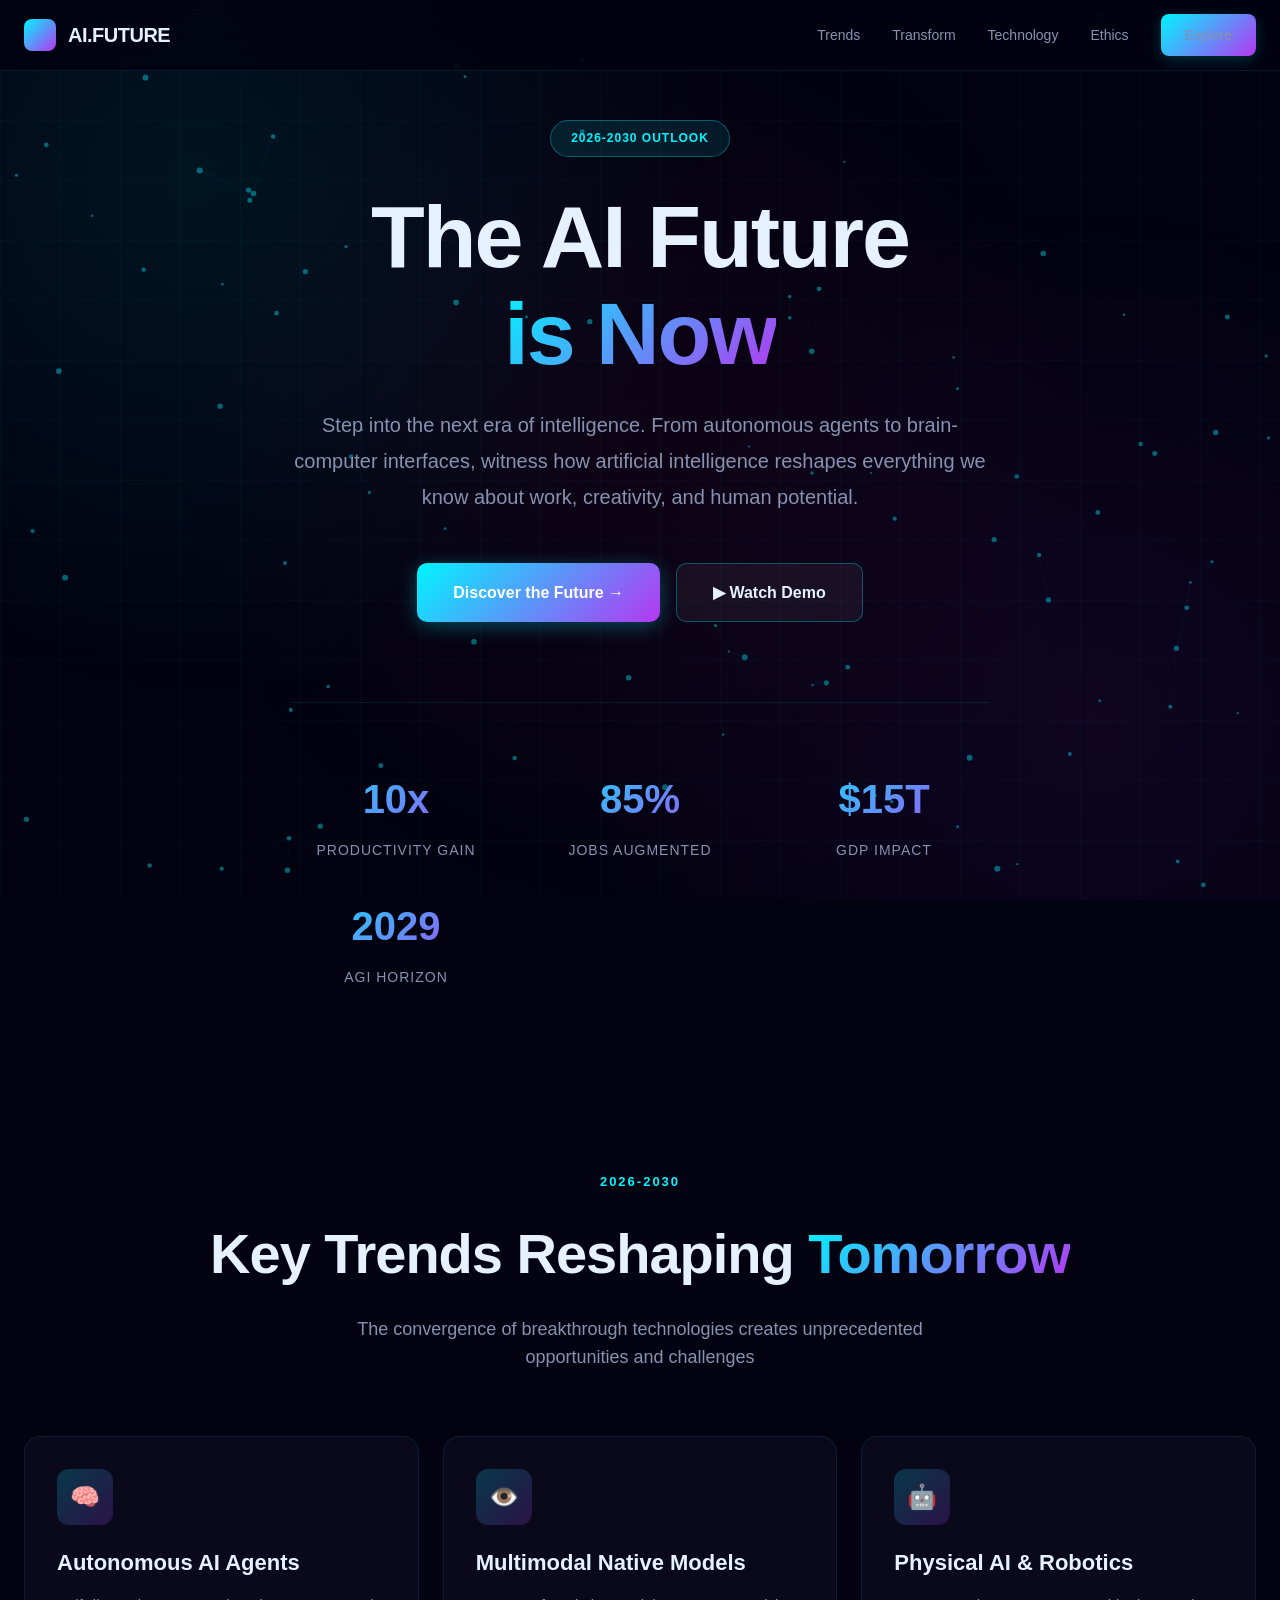
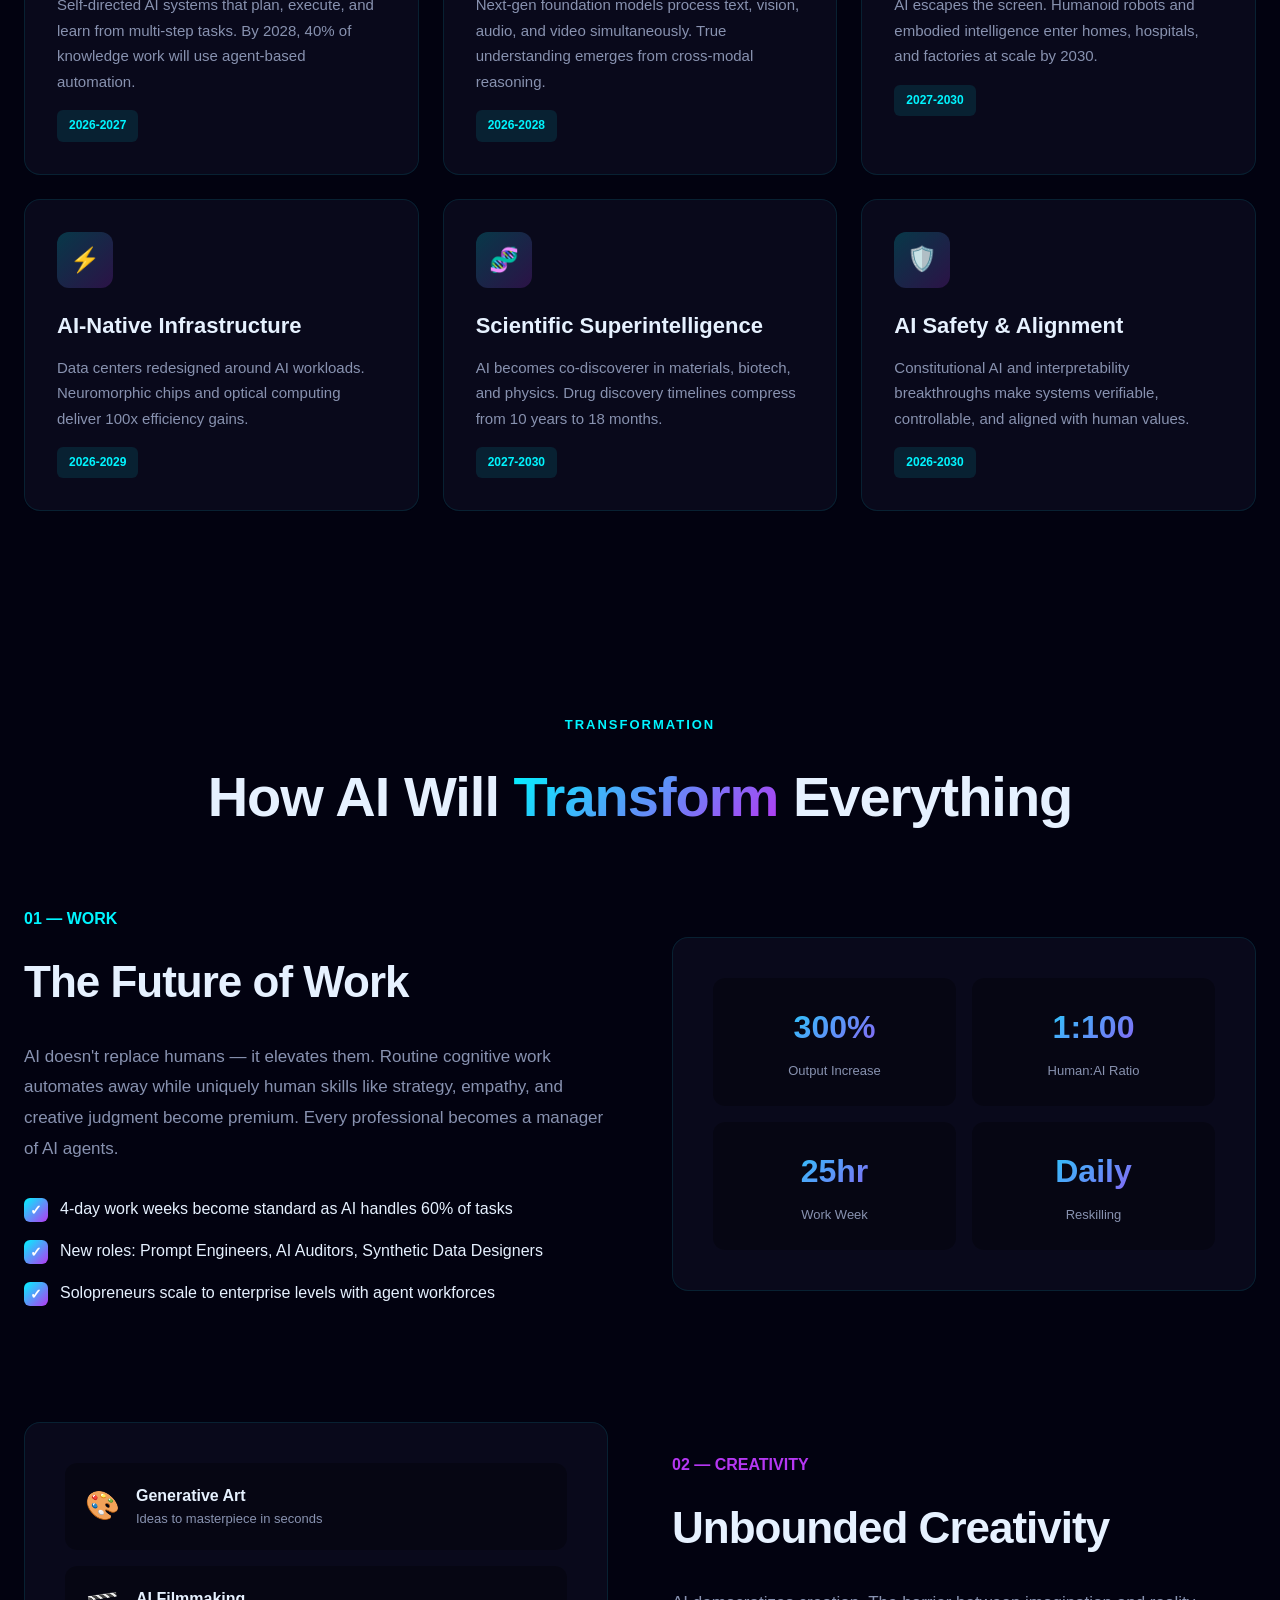
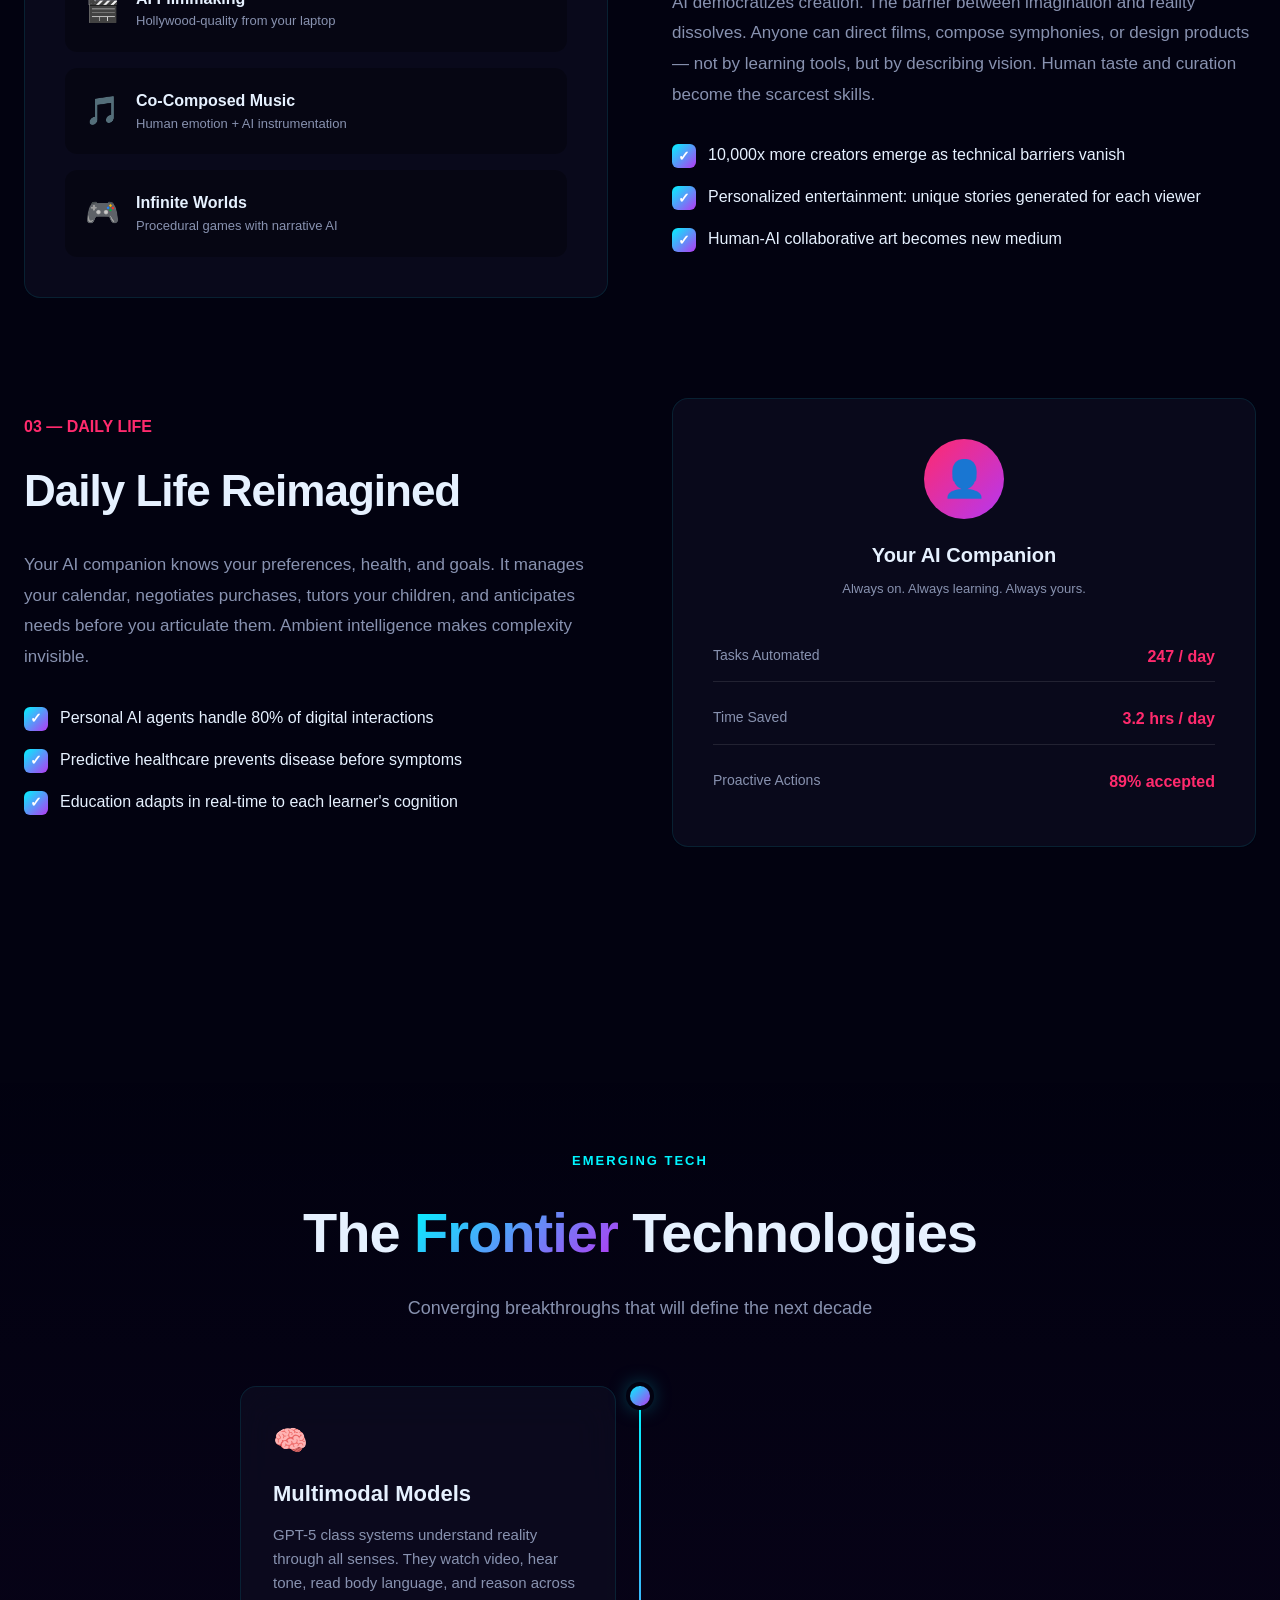
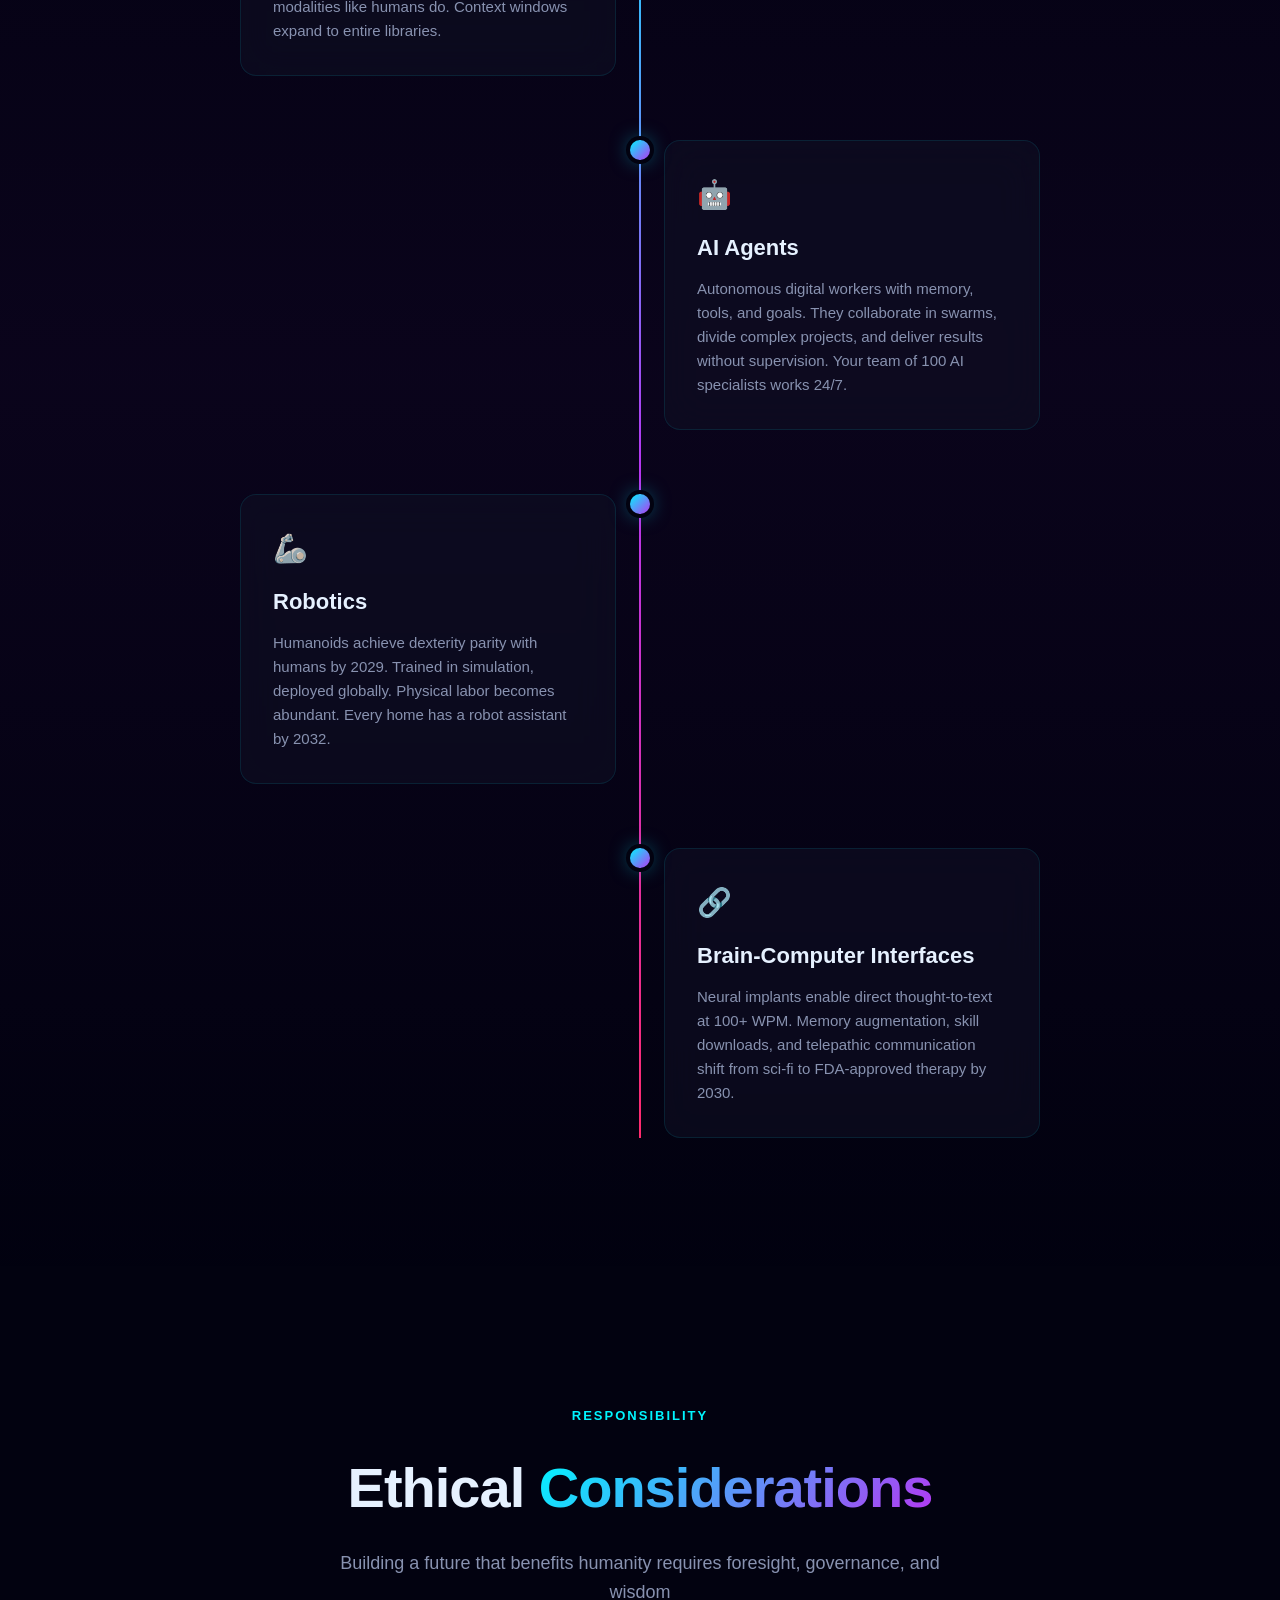
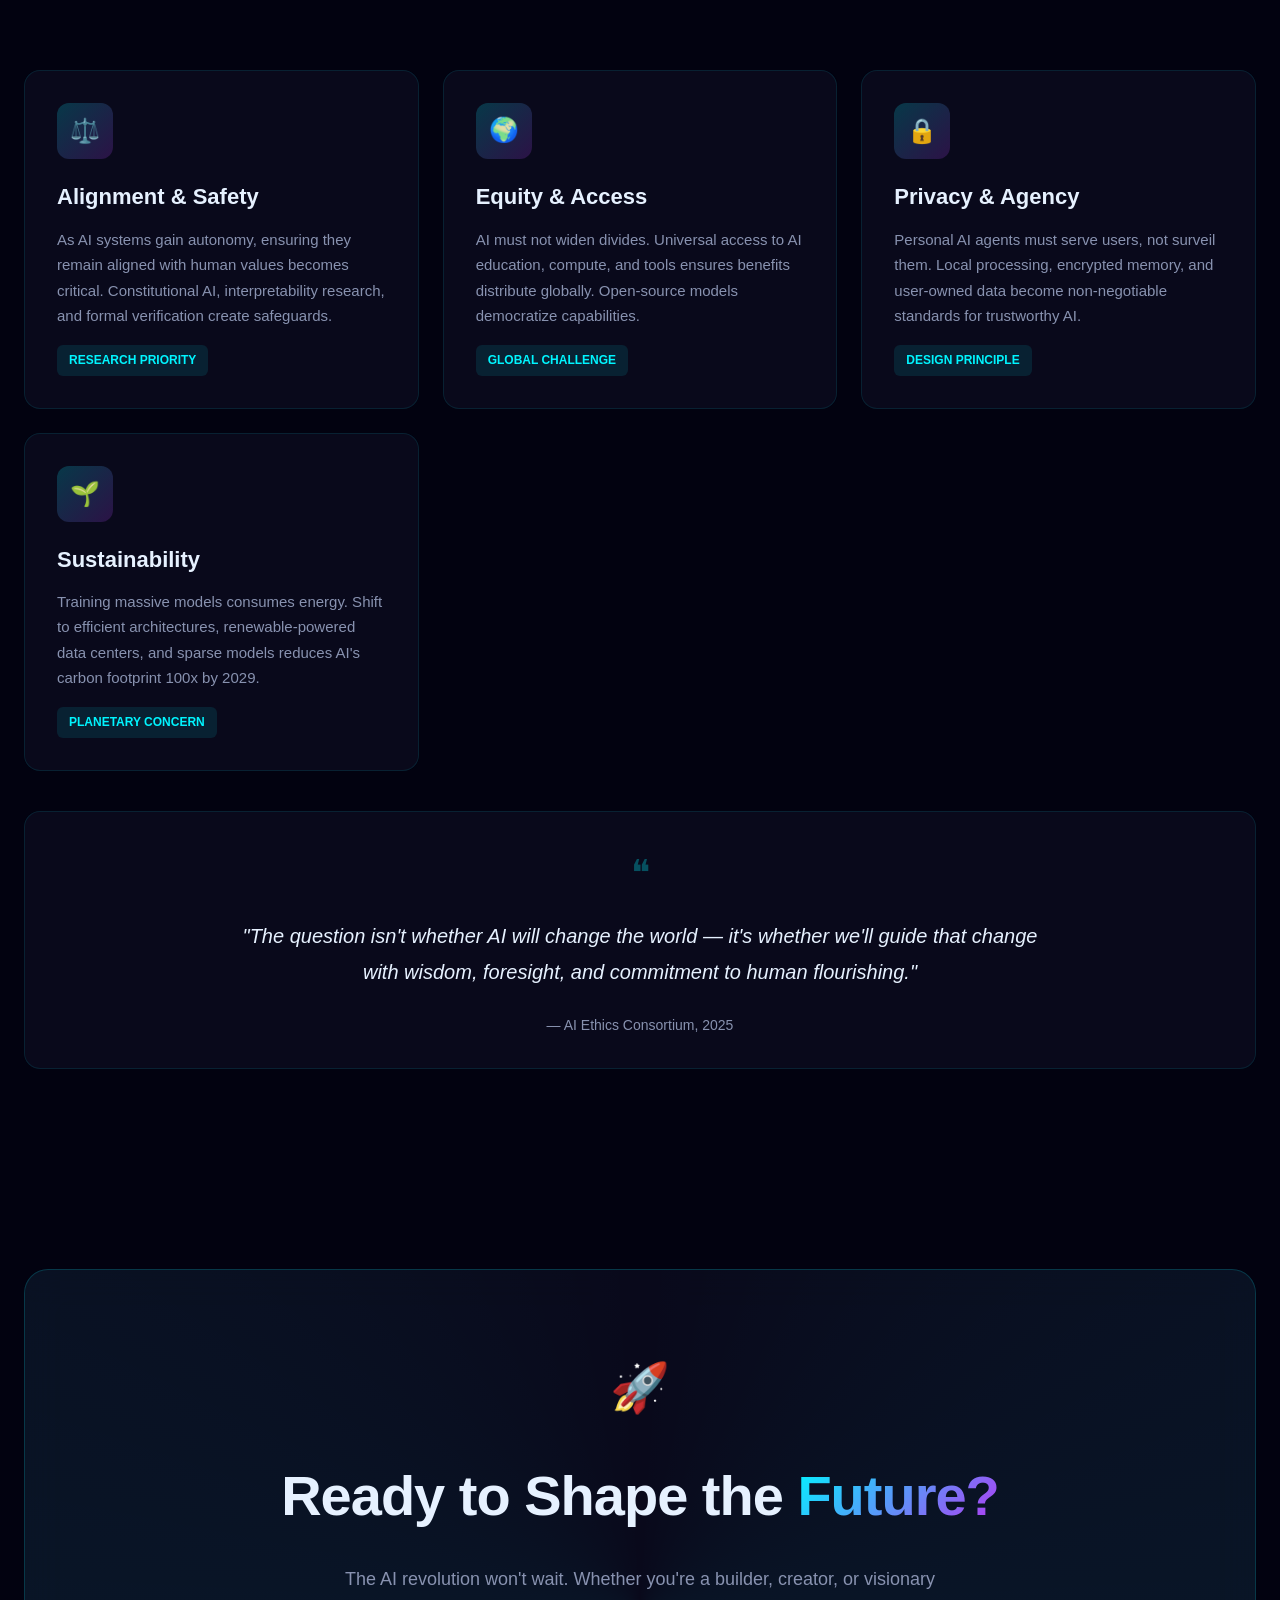
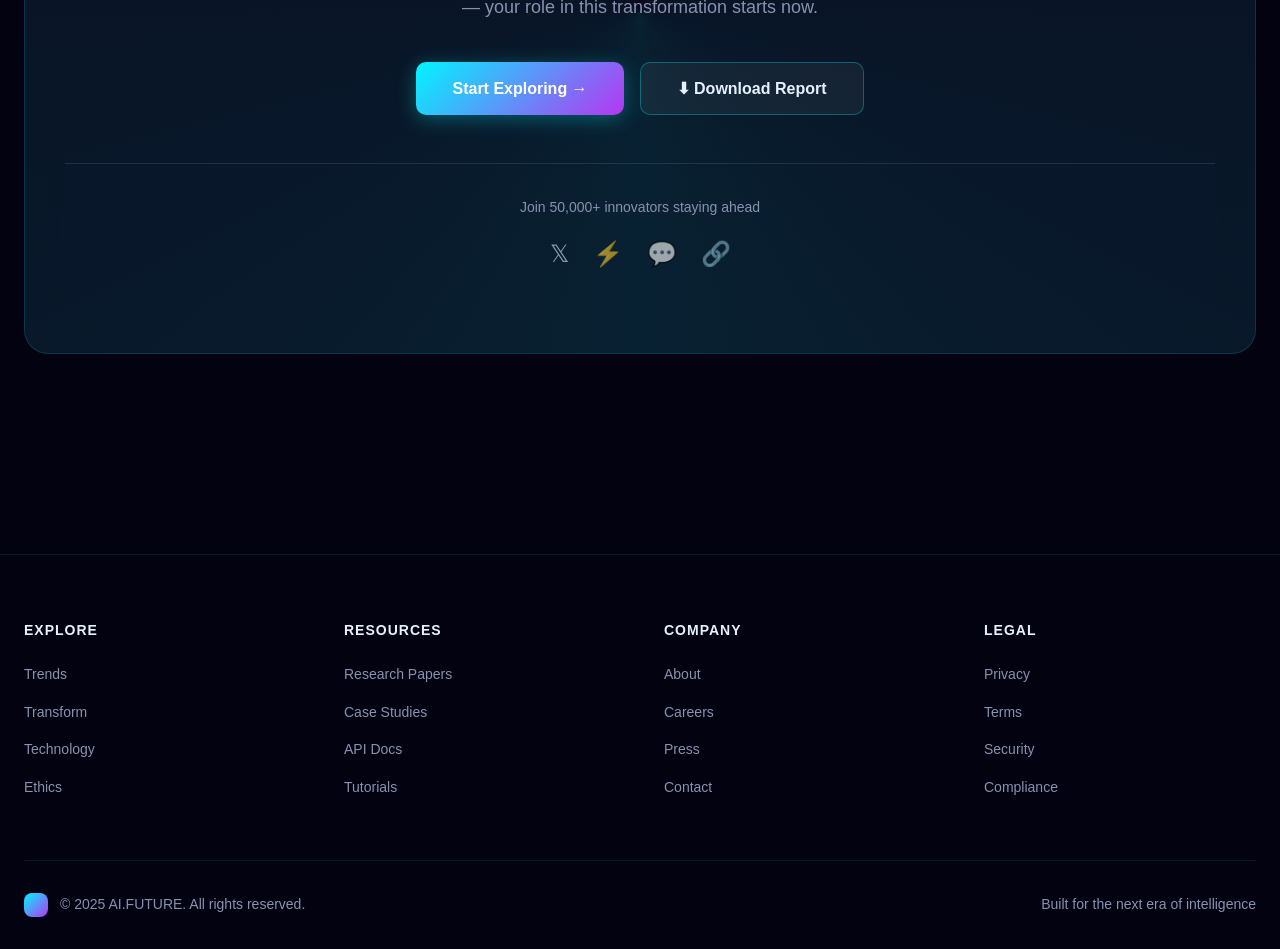
<file: AI-Future-Website-Ideas.html>
<!DOCTYPE html>
<html lang="en">
<head>
<meta charset="UTF-8">
<meta name="viewport" content="width=device-width, initial-scale=1.0">
<title>The AI Future is Now</title>
<style>
  :root {
    --bg: #020210;
    --bg-secondary: #0a0a1f;
    --card: rgba(15, 15, 35, 0.6);
    --cyan: #00f5ff;
    --purple: #b537f2;
    --pink: #ff2a6d;
    --text: #e6f1ff;
    --text-muted: #8892b0;
  }
  
  * {
    margin: 0;
    padding: 0;
    box-sizing: border-box;
  }
  
  html {
    scroll-behavior: smooth;
  }
  
  body {
    font-family: -apple-system, BlinkMacSystemFont, 'Segoe UI', 'Roboto', 'Oxygen', 'Ubuntu', 'Helvetica Neue', sans-serif;
    background: var(--bg);
    color: var(--text);
    line-height: 1.6;
    overflow-x: hidden;
  }
  
  body::before {
    content: '';
    position: fixed;
    top: 0;
    left: 0;
    width: 100%;
    height: 100%;
    background: 
      radial-gradient(circle at 15% 20%, rgba(0, 245, 255, 0.08) 0%, transparent 40%),
      radial-gradient(circle at 85% 80%, rgba(181, 55, 242, 0.08) 0%, transparent 40%),
      radial-gradient(circle at 50% 50%, rgba(255, 42, 109, 0.05) 0%, transparent 60%);
    pointer-events: none;
    z-index: 0;
  }
  
  .container {
    max-width: 1280px;
    margin: 0 auto;
    padding: 0 24px;
    position: relative;
    z-index: 1;
  }
  
  /* Animated Grid Background */
  .grid-bg {
    position: fixed;
    top: 0;
    left: 0;
    width: 100%;
    height: 100%;
    background-image: 
      linear-gradient(rgba(0, 245, 255, 0.03) 1px, transparent 1px),
      linear-gradient(90deg, rgba(0, 245, 255, 0.03) 1px, transparent 1px);
    background-size: 60px 60px;
    animation: gridMove 20s linear infinite;
    z-index: 0;
    pointer-events: none;
  }
  
  @keyframes gridMove {
    0% { transform: translate(0, 0); }
    100% { transform: translate(60px, 60px); }
  }
  
  /* Navigation */
  nav {
    position: fixed;
    top: 0;
    width: 100%;
    background: rgba(2, 2, 16, 0.8);
    backdrop-filter: blur(20px);
    -webkit-backdrop-filter: blur(20px);
    border-bottom: 1px solid rgba(0, 245, 255, 0.1);
    z-index: 1000;
    transition: all 0.3s ease;
  }
  
  nav.scrolled {
    background: rgba(2, 2, 16, 0.95);
    box-shadow: 0 4px 30px rgba(0, 245, 255, 0.1);
  }
  
  .nav-inner {
    display: flex;
    justify-content: space-between;
    align-items: center;
    height: 70px;
  }
  
  .logo {
    display: flex;
    align-items: center;
    gap: 12px;
    font-weight: 700;
    font-size: 20px;
    letter-spacing: -0.5px;
  }
  
  .logo-icon {
    width: 32px;
    height: 32px;
    background: linear-gradient(135deg, var(--cyan), var(--purple));
    border-radius: 8px;
    animation: logoGlow 3s ease-in-out infinite;
  }
  
  @keyframes logoGlow {
    0%, 100% { box-shadow: 0 0 20px rgba(0, 245, 255, 0.3); }
    50% { box-shadow: 0 0 30px rgba(181, 55, 242, 0.5); }
  }
  
  .nav-links {
    display: flex;
    gap: 32px;
    align-items: center;
  }
  
  .nav-links a {
    color: var(--text-muted);
    text-decoration: none;
    font-size: 14px;
    font-weight: 500;
    transition: color 0.3s;
    position: relative;
  }
  
  .nav-links a::after {
    content: '';
    position: absolute;
    bottom: -4px;
    left: 0;
    width: 0;
    height: 2px;
    background: linear-gradient(90deg, var(--cyan), var(--purple));
    transition: width 0.3s ease;
  }
  
  .nav-links a:hover {
    color: var(--cyan);
  }
  
  .nav-links a:hover::after {
    width: 100%;
  }
  
  .nav-cta {
    padding: 10px 24px;
    background: linear-gradient(135deg, var(--cyan), var(--purple));
    border-radius: 8px;
    color: white;
    text-decoration: none;
    font-weight: 600;
    font-size: 14px;
    transition: all 0.3s;
    box-shadow: 0 4px 15px rgba(0, 245, 255, 0.2);
  }
  
  .nav-cta:hover {
    transform: translateY(-2px);
    box-shadow: 0 6px 25px rgba(0, 245, 255, 0.4);
  }
  
  .mobile-toggle {
    display: none;
    background: none;
    border: none;
    color: var(--text);
    font-size: 24px;
    cursor: pointer;
  }
  
  /* Hero */
  .hero {
    min-height: 100vh;
    display: flex;
    align-items: center;
    padding: 120px 0 80px;
    position: relative;
  }
  
  .hero-content {
    text-align: center;
    max-width: 900px;
    margin: 0 auto;
  }
  
  .hero-badge {
    display: inline-block;
    padding: 8px 20px;
    background: rgba(0, 245, 255, 0.1);
    border: 1px solid rgba(0, 245, 255, 0.3);
    border-radius: 50px;
    font-size: 12px;
    font-weight: 600;
    letter-spacing: 1px;
    color: var(--cyan);
    margin-bottom: 32px;
    animation: float 6s ease-in-out infinite;
  }
  
  @keyframes float {
    0%, 100% { transform: translateY(0); }
    50% { transform: translateY(-10px); }
  }
  
  .hero h1 {
    font-size: clamp(48px, 8vw, 88px);
    font-weight: 800;
    line-height: 1.1;
    margin-bottom: 24px;
    letter-spacing: -2px;
  }
  
  .gradient-text {
    background: linear-gradient(135deg, var(--cyan) 0%, var(--purple) 50%, var(--pink) 100%);
    -webkit-background-clip: text;
    -webkit-text-fill-color: transparent;
    background-clip: text;
    animation: gradientShift 5s ease infinite;
    background-size: 200% 200%;
  }
  
  @keyframes gradientShift {
    0%, 100% { background-position: 0% 50%; }
    50% { background-position: 100% 50%; }
  }
  
  .hero p {
    font-size: clamp(16px, 2vw, 20px);
    color: var(--text-muted);
    max-width: 700px;
    margin: 0 auto 48px;
    line-height: 1.8;
  }
  
  .hero-buttons {
    display: flex;
    gap: 16px;
    justify-content: center;
    flex-wrap: wrap;
  }
  
  .btn {
    padding: 16px 36px;
    border-radius: 10px;
    font-weight: 600;
    font-size: 16px;
    text-decoration: none;
    transition: all 0.3s;
    cursor: pointer;
    border: none;
    display: inline-flex;
    align-items: center;
    gap: 8px;
  }
  
  .btn-primary {
    background: linear-gradient(135deg, var(--cyan), var(--purple));
    color: white;
    box-shadow: 0 4px 20px rgba(0, 245, 255, 0.3);
  }
  
  .btn-primary:hover {
    transform: translateY(-3px);
    box-shadow: 0 8px 30px rgba(0, 245, 255, 0.5);
  }
  
  .btn-secondary {
    background: rgba(255, 255, 255, 0.05);
    color: var(--text);
    border: 1px solid rgba(0, 245, 255, 0.3);
  }
  
  .btn-secondary:hover {
    background: rgba(0, 245, 255, 0.1);
    border-color: var(--cyan);
  }
  
  .hero-stats {
    display: grid;
    grid-template-columns: repeat(auto-fit, minmax(200px, 1fr));
    gap: 32px;
    margin-top: 80px;
    padding-top: 64px;
    border-top: 1px solid rgba(0, 245, 255, 0.1);
  }
  
  .stat {
    text-align: center;
  }
  
  .stat-value {
    font-size: 40px;
    font-weight: 800;
    background: linear-gradient(135deg, var(--cyan), var(--purple));
    -webkit-background-clip: text;
    -webkit-text-fill-color: transparent;
    background-clip: text;
    margin-bottom: 8px;
  }
  
  .stat-label {
    font-size: 14px;
    color: var(--text-muted);
    text-transform: uppercase;
    letter-spacing: 1px;
  }
  
  /* Section */
  section {
    padding: 100px 0;
    position: relative;
  }
  
  .section-header {
    text-align: center;
    margin-bottom: 64px;
  }
  
  .section-tag {
    display: inline-block;
    color: var(--cyan);
    font-size: 13px;
    font-weight: 600;
    letter-spacing: 2px;
    text-transform: uppercase;
    margin-bottom: 16px;
  }
  
  .section-title {
    font-size: clamp(36px, 5vw, 56px);
    font-weight: 800;
    margin-bottom: 16px;
    letter-spacing: -1px;
  }
  
  .section-desc {
    color: var(--text-muted);
    font-size: 18px;
    max-width: 600px;
    margin: 0 auto;
  }
  
  /* Cards Grid */
  .cards-grid {
    display: grid;
    grid-template-columns: repeat(auto-fit, minmax(320px, 1fr));
    gap: 24px;
  }
  
  .card {
    background: var(--card);
    backdrop-filter: blur(20px);
    -webkit-backdrop-filter: blur(20px);
    border: 1px solid rgba(0, 245, 255, 0.1);
    border-radius: 16px;
    padding: 32px;
    transition: all 0.4s ease;
    position: relative;
    overflow: hidden;
  }
  
  .card::before {
    content: '';
    position: absolute;
    top: 0;
    left: 0;
    width: 100%;
    height: 100%;
    background: linear-gradient(135deg, rgba(0, 245, 255, 0.05), rgba(181, 55, 242, 0.05));
    opacity: 0;
    transition: opacity 0.4s;
  }
  
  .card:hover {
    transform: translateY(-8px);
    border-color: rgba(0, 245, 255, 0.3);
    box-shadow: 0 20px 40px rgba(0, 245, 255, 0.1);
  }
  
  .card:hover::before {
    opacity: 1;
  }
  
  .card-icon {
    width: 56px;
    height: 56px;
    border-radius: 12px;
    background: linear-gradient(135deg, rgba(0, 245, 255, 0.2), rgba(181, 55, 242, 0.2));
    display: flex;
    align-items: center;
    justify-content: center;
    font-size: 24px;
    margin-bottom: 20px;
    position: relative;
    z-index: 1;
  }
  
  .card h3 {
    font-size: 22px;
    font-weight: 700;
    margin-bottom: 12px;
    position: relative;
    z-index: 1;
  }
  
  .card p {
    color: var(--text-muted);
    font-size: 15px;
    line-height: 1.7;
    position: relative;
    z-index: 1;
  }
  
  .card-tag {
    display: inline-block;
    margin-top: 16px;
    padding: 6px 12px;
    background: rgba(0, 245, 255, 0.1);
    border-radius: 6px;
    font-size: 12px;
    font-weight: 600;
    color: var(--cyan);
    position: relative;
    z-index: 1;
  }
  
  /* Transform Sections */
  .transform-section {
    margin-bottom: 100px;
  }
  
  .transform-grid {
    display: grid;
    grid-template-columns: 1fr 1fr;
    gap: 64px;
    align-items: center;
  }
  
  .transform-content h3 {
    font-size: clamp(32px, 4vw, 44px);
    font-weight: 800;
    margin-bottom: 24px;
    letter-spacing: -1px;
  }
  
  .transform-content p {
    color: var(--text-muted);
    font-size: 17px;
    margin-bottom: 32px;
    line-height: 1.8;
  }
  
  .feature-list {
    list-style: none;
  }
  
  .feature-list li {
    display: flex;
    align-items: flex-start;
    gap: 12px;
    margin-bottom: 16px;
    color: var(--text);
  }
  
  .feature-icon {
    width: 24px;
    height: 24px;
    border-radius: 6px;
    background: linear-gradient(135deg, var(--cyan), var(--purple));
    display: flex;
    align-items: center;
    justify-content: center;
    flex-shrink: 0;
    margin-top: 2px;
  }
  
  .feature-icon::before {
    content: '✓';
    color: white;
    font-weight: 700;
    font-size: 14px;
  }
  
  .transform-visual {
    background: var(--card);
    backdrop-filter: blur(20px);
    border: 1px solid rgba(0, 245, 255, 0.1);
    border-radius: 16px;
    padding: 40px;
  }
  
  .visual-grid {
    display: grid;
    grid-template-columns: 1fr 1fr;
    gap: 16px;
  }
  
  .visual-card {
    background: rgba(0, 0, 0, 0.3);
    border-radius: 12px;
    padding: 24px;
    text-align: center;
  }
  
  .visual-value {
    font-size: 32px;
    font-weight: 800;
    background: linear-gradient(135deg, var(--cyan), var(--purple));
    -webkit-background-clip: text;
    -webkit-text-fill-color: transparent;
    background-clip: text;
    margin-bottom: 8px;
  }
  
  .visual-label {
    font-size: 13px;
    color: var(--text-muted);
  }
  
  /* Timeline */
  .timeline {
    position: relative;
    max-width: 800px;
    margin: 0 auto;
  }
  
  .timeline::before {
    content: '';
    position: absolute;
    left: 50%;
    top: 0;
    bottom: 0;
    width: 2px;
    background: linear-gradient(180deg, var(--cyan), var(--purple), var(--pink));
    transform: translateX(-50%);
  }
  
  .timeline-item {
    display: grid;
    grid-template-columns: 1fr 1fr;
    gap: 48px;
    margin-bottom: 64px;
    position: relative;
  }
  
  .timeline-item:nth-child(even) .timeline-content {
    grid-column: 2;
  }
  
  .timeline-item:nth-child(even) .timeline-dot {
    grid-column: 1;
    justify-self: end;
  }
  
  .timeline-content {
    background: var(--card);
    backdrop-filter: blur(20px);
    border: 1px solid rgba(0, 245, 255, 0.1);
    border-radius: 16px;
    padding: 32px;
  }
  
  .timeline-dot {
    position: absolute;
    left: 50%;
    transform: translateX(-50%);
    width: 20px;
    height: 20px;
    border-radius: 50%;
    background: linear-gradient(135deg, var(--cyan), var(--purple));
    box-shadow: 0 0 0 4px var(--bg), 0 0 20px rgba(0, 245, 255, 0.5);
    z-index: 10;
  }
  
  /* CTA */
  .cta {
    background: var(--card);
    backdrop-filter: blur(20px);
    border: 1px solid rgba(0, 245, 255, 0.2);
    border-radius: 24px;
    padding: 80px 40px;
    text-align: center;
    position: relative;
    overflow: hidden;
  }
  
  .cta::before {
    content: '';
    position: absolute;
    top: -50%;
    left: -50%;
    width: 200%;
    height: 200%;
    background: conic-gradient(from 0deg, transparent, rgba(0, 245, 255, 0.1), transparent);
    animation: rotate 10s linear infinite;
  }
  
  @keyframes rotate {
    100% { transform: rotate(360deg); }
  }
  
  .cta-inner {
    position: relative;
    z-index: 1;
  }
  
  /* Footer */
  footer {
    padding: 64px 0 32px;
    border-top: 1px solid rgba(0, 245, 255, 0.1);
    margin-top: 100px;
  }
  
  .footer-grid {
    display: grid;
    grid-template-columns: repeat(auto-fit, minmax(200px, 1fr));
    gap: 48px;
    margin-bottom: 48px;
  }
  
  .footer-col h4 {
    font-size: 14px;
    font-weight: 700;
    margin-bottom: 20px;
    text-transform: uppercase;
    letter-spacing: 1px;
  }
  
  .footer-col ul {
    list-style: none;
  }
  
  .footer-col ul li {
    margin-bottom: 12px;
  }
  
  .footer-col ul li a {
    color: var(--text-muted);
    text-decoration: none;
    font-size: 14px;
    transition: color 0.3s;
  }
  
  .footer-col ul li a:hover {
    color: var(--cyan);
  }
  
  .footer-bottom {
    padding-top: 32px;
    border-top: 1px solid rgba(0, 245, 255, 0.1);
    display: flex;
    justify-content: space-between;
    align-items: center;
    flex-wrap: wrap;
    gap: 16px;
    color: var(--text-muted);
    font-size: 14px;
  }
  
  /* Responsive */
  @media (max-width: 768px) {
    .nav-links {
      display: none;
      position: absolute;
      top: 70px;
      left: 0;
      width: 100%;
      background: rgba(2, 2, 16, 0.98);
      flex-direction: column;
      padding: 24px;
      gap: 16px;
      border-bottom: 1px solid rgba(0, 245, 255, 0.1);
    }
    
    .nav-links.active {
      display: flex;
    }
    
    .mobile-toggle {
      display: block;
    }
    
    .transform-grid {
      grid-template-columns: 1fr;
    }
    
    .timeline::before {
      left: 20px;
    }
    
    .timeline-item {
      grid-template-columns: 1fr;
      padding-left: 60px;
    }
    
    .timeline-item:nth-child(even) .timeline-content {
      grid-column: 1;
    }
    
    .timeline-dot {
      left: 20px;
    }
    
    .hero-stats {
      grid-template-columns: 1fr 1fr;
    }
  }
  
  @media (max-width: 480px) {
    .hero-buttons {
      flex-direction: column;
      width: 100%;
    }
    
    .btn {
      width: 100%;
      justify-content: center;
    }
    
    .cards-grid {
      grid-template-columns: 1fr;
    }
  }
</style>
</head>
<body>
<div class="grid-bg"></div>

<nav id="navbar">
  <div class="container">
    <div class="nav-inner">
      <div class="logo">
        <div class="logo-icon"></div>
        <span>AI.FUTURE</span>
      </div>
      <div class="nav-links" id="navLinks">
        <a href="#trends">Trends</a>
        <a href="#transform">Transform</a>
        <a href="#tech">Technology</a>
        <a href="#ethics">Ethics</a>
        <a href="#cta" class="nav-cta">Explore</a>
      </div>
      <button class="mobile-toggle" id="mobileToggle">☰</button>
    </div>
  </div>
</nav>

<section class="hero">
  <div class="container">
    <div class="hero-content">
      <div class="hero-badge">2026-2030 OUTLOOK</div>
      <h1>
        The AI Future<br>
        <span class="gradient-text">is Now</span>
      </h1>
      <p>
        Step into the next era of intelligence. From autonomous agents to brain-computer interfaces, 
        witness how artificial intelligence reshapes everything we know about work, creativity, and human potential.
      </p>
      <div class="hero-buttons">
        <a href="#trends" class="btn btn-primary">
          Discover the Future →
        </a>
        <a href="#tech" class="btn btn-secondary">
          ▶ Watch Demo
        </a>
      </div>
      
      <div class="hero-stats">
        <div class="stat">
          <div class="stat-value">10x</div>
          <div class="stat-label">Productivity Gain</div>
        </div>
        <div class="stat">
          <div class="stat-value">85%</div>
          <div class="stat-label">Jobs Augmented</div>
        </div>
        <div class="stat">
          <div class="stat-value">$15T</div>
          <div class="stat-label">GDP Impact</div>
        </div>
        <div class="stat">
          <div class="stat-value">2029</div>
          <div class="stat-label">AGI Horizon</div>
        </div>
      </div>
    </div>
  </div>
</section>

<section id="trends">
  <div class="container">
    <div class="section-header">
      <div class="section-tag">2026-2030</div>
      <h2 class="section-title">Key Trends Reshaping <span class="gradient-text">Tomorrow</span></h2>
      <p class="section-desc">The convergence of breakthrough technologies creates unprecedented opportunities and challenges</p>
    </div>
    
    <div class="cards-grid">
      <div class="card">
        <div class="card-icon">🧠</div>
        <h3>Autonomous AI Agents</h3>
        <p>Self-directed AI systems that plan, execute, and learn from multi-step tasks. By 2028, 40% of knowledge work will use agent-based automation.</p>
        <div class="card-tag">2026-2027</div>
      </div>
      
      <div class="card">
        <div class="card-icon">👁️</div>
        <h3>Multimodal Native Models</h3>
        <p>Next-gen foundation models process text, vision, audio, and video simultaneously. True understanding emerges from cross-modal reasoning.</p>
        <div class="card-tag">2026-2028</div>
      </div>
      
      <div class="card">
        <div class="card-icon">🤖</div>
        <h3>Physical AI & Robotics</h3>
        <p>AI escapes the screen. Humanoid robots and embodied intelligence enter homes, hospitals, and factories at scale by 2030.</p>
        <div class="card-tag">2027-2030</div>
      </div>
      
      <div class="card">
        <div class="card-icon">⚡</div>
        <h3>AI-Native Infrastructure</h3>
        <p>Data centers redesigned around AI workloads. Neuromorphic chips and optical computing deliver 100x efficiency gains.</p>
        <div class="card-tag">2026-2029</div>
      </div>
      
      <div class="card">
        <div class="card-icon">🧬</div>
        <h3>Scientific Superintelligence</h3>
        <p>AI becomes co-discoverer in materials, biotech, and physics. Drug discovery timelines compress from 10 years to 18 months.</p>
        <div class="card-tag">2027-2030</div>
      </div>
      
      <div class="card">
        <div class="card-icon">🛡️</div>
        <h3>AI Safety & Alignment</h3>
        <p>Constitutional AI and interpretability breakthroughs make systems verifiable, controllable, and aligned with human values.</p>
        <div class="card-tag">2026-2030</div>
      </div>
    </div>
  </div>
</section>

<section id="transform">
  <div class="container">
    <div class="section-header">
      <div class="section-tag">Transformation</div>
      <h2 class="section-title">How AI Will <span class="gradient-text">Transform</span> Everything</h2>
    </div>
    
    <div class="transform-section">
      <div class="transform-grid">
        <div class="transform-content">
          <div style="color: var(--cyan); font-weight: 600; margin-bottom: 16px;">01 — WORK</div>
          <h3>The Future of Work</h3>
          <p>
            AI doesn't replace humans — it elevates them. Routine cognitive work automates away while uniquely human skills like strategy, 
            empathy, and creative judgment become premium. Every professional becomes a manager of AI agents.
          </p>
          <ul class="feature-list">
            <li>
              <div class="feature-icon"></div>
              <span>4-day work weeks become standard as AI handles 60% of tasks</span>
            </li>
            <li>
              <div class="feature-icon"></div>
              <span>New roles: Prompt Engineers, AI Auditors, Synthetic Data Designers</span>
            </li>
            <li>
              <div class="feature-icon"></div>
              <span>Solopreneurs scale to enterprise levels with agent workforces</span>
            </li>
          </ul>
        </div>
        <div class="transform-visual">
          <div class="visual-grid">
            <div class="visual-card">
              <div class="visual-value">300%</div>
              <div class="visual-label">Output Increase</div>
            </div>
            <div class="visual-card">
              <div class="visual-value">1:100</div>
              <div class="visual-label">Human:AI Ratio</div>
            </div>
            <div class="visual-card">
              <div class="visual-value">25hr</div>
              <div class="visual-label">Work Week</div>
            </div>
            <div class="visual-card">
              <div class="visual-value">Daily</div>
              <div class="visual-label">Reskilling</div>
            </div>
          </div>
        </div>
      </div>
    </div>
    
    <div class="transform-section">
      <div class="transform-grid">
        <div class="transform-visual">
          <div style="display: flex; flex-direction: column; gap: 16px;">
            <div style="background: rgba(0,0,0,0.3); padding: 20px; border-radius: 12px; display: flex; align-items: center; gap: 16px;">
              <div style="font-size: 28px;">🎨</div>
              <div>
                <div style="font-weight: 600;">Generative Art</div>
                <div style="font-size: 13px; color: var(--text-muted);">Ideas to masterpiece in seconds</div>
              </div>
            </div>
            <div style="background: rgba(0,0,0,0.3); padding: 20px; border-radius: 12px; display: flex; align-items: center; gap: 16px;">
              <div style="font-size: 28px;">🎬</div>
              <div>
                <div style="font-weight: 600;">AI Filmmaking</div>
                <div style="font-size: 13px; color: var(--text-muted);">Hollywood-quality from your laptop</div>
              </div>
            </div>
            <div style="background: rgba(0,0,0,0.3); padding: 20px; border-radius: 12px; display: flex; align-items: center; gap: 16px;">
              <div style="font-size: 28px;">🎵</div>
              <div>
                <div style="font-weight: 600;">Co-Composed Music</div>
                <div style="font-size: 13px; color: var(--text-muted);">Human emotion + AI instrumentation</div>
              </div>
            </div>
            <div style="background: rgba(0,0,0,0.3); padding: 20px; border-radius: 12px; display: flex; align-items: center; gap: 16px;">
              <div style="font-size: 28px;">🎮</div>
              <div>
                <div style="font-weight: 600;">Infinite Worlds</div>
                <div style="font-size: 13px; color: var(--text-muted);">Procedural games with narrative AI</div>
              </div>
            </div>
          </div>
        </div>
        <div class="transform-content">
          <div style="color: var(--purple); font-weight: 600; margin-bottom: 16px;">02 — CREATIVITY</div>
          <h3>Unbounded Creativity</h3>
          <p>
            AI democratizes creation. The barrier between imagination and reality dissolves. Anyone can direct films, compose symphonies, 
            or design products — not by learning tools, but by describing vision. Human taste and curation become the scarcest skills.
          </p>
          <ul class="feature-list">
            <li>
              <div class="feature-icon"></div>
              <span>10,000x more creators emerge as technical barriers vanish</span>
            </li>
            <li>
              <div class="feature-icon"></div>
              <span>Personalized entertainment: unique stories generated for each viewer</span>
            </li>
            <li>
              <div class="feature-icon"></div>
              <span>Human-AI collaborative art becomes new medium</span>
            </li>
          </ul>
        </div>
      </div>
    </div>
    
    <div class="transform-section">
      <div class="transform-grid">
        <div class="transform-content">
          <div style="color: var(--pink); font-weight: 600; margin-bottom: 16px;">03 — DAILY LIFE</div>
          <h3>Daily Life Reimagined</h3>
          <p>
            Your AI companion knows your preferences, health, and goals. It manages your calendar, negotiates purchases, 
            tutors your children, and anticipates needs before you articulate them. Ambient intelligence makes complexity invisible.
          </p>
          <ul class="feature-list">
            <li>
              <div class="feature-icon"></div>
              <span>Personal AI agents handle 80% of digital interactions</span>
            </li>
            <li>
              <div class="feature-icon"></div>
              <span>Predictive healthcare prevents disease before symptoms</span>
            </li>
            <li>
              <div class="feature-icon"></div>
              <span>Education adapts in real-time to each learner's cognition</span>
            </li>
          </ul>
        </div>
        <div class="transform-visual">
          <div style="text-align: center; margin-bottom: 32px;">
            <div style="width: 80px; height: 80px; margin: 0 auto 20px; border-radius: 50%; background: linear-gradient(135deg, var(--pink), var(--purple)); display: flex; align-items: center; justify-content: center; font-size: 36px; animation: logoGlow 3s ease-in-out infinite;">👤</div>
            <h4 style="font-size: 20px; margin-bottom: 8px;">Your AI Companion</h4>
            <p style="font-size: 13px; color: var(--text-muted);">Always on. Always learning. Always yours.</p>
          </div>
          <div style="display: flex; flex-direction: column; gap: 12px;">
            <div style="display: flex; justify-content: space-between; padding: 12px 0; border-bottom: 1px solid rgba(255,255,255,0.1);">
              <span style="color: var(--text-muted); font-size: 14px;">Tasks Automated</span>
              <span style="font-weight: 700; color: var(--pink);">247 / day</span>
            </div>
            <div style="display: flex; justify-content: space-between; padding: 12px 0; border-bottom: 1px solid rgba(255,255,255,0.1);">
              <span style="color: var(--text-muted); font-size: 14px;">Time Saved</span>
              <span style="font-weight: 700; color: var(--pink);">3.2 hrs / day</span>
            </div>
            <div style="display: flex; justify-content: space-between; padding: 12px 0;">
              <span style="color: var(--text-muted); font-size: 14px;">Proactive Actions</span>
              <span style="font-weight: 700; color: var(--pink);">89% accepted</span>
            </div>
          </div>
        </div>
      </div>
    </div>
  </div>
</section>

<section id="tech" style="background: linear-gradient(180deg, transparent, rgba(181, 55, 242, 0.05), transparent);">
  <div class="container">
    <div class="section-header">
      <div class="section-tag">Emerging Tech</div>
      <h2 class="section-title">The <span class="gradient-text">Frontier</span> Technologies</h2>
      <p class="section-desc">Converging breakthroughs that will define the next decade</p>
    </div>
    
    <div class="timeline">
      <div class="timeline-item">
        <div class="timeline-content">
          <div style="font-size: 28px; margin-bottom: 12px;">🧠</div>
          <h3 style="margin-bottom: 12px; font-size: 22px;">Multimodal Models</h3>
          <p style="color: var(--text-muted); font-size: 15px;">
            GPT-5 class systems understand reality through all senses. They watch video, hear tone, read body language, 
            and reason across modalities like humans do. Context windows expand to entire libraries.
          </p>
        </div>
        <div class="timeline-dot"></div>
      </div>
      
      <div class="timeline-item">
        <div class="timeline-content">
          <div style="font-size: 28px; margin-bottom: 12px;">🤖</div>
          <h3 style="margin-bottom: 12px; font-size: 22px;">AI Agents</h3>
          <p style="color: var(--text-muted); font-size: 15px;">
            Autonomous digital workers with memory, tools, and goals. They collaborate in swarms, divide complex projects, 
            and deliver results without supervision. Your team of 100 AI specialists works 24/7.
          </p>
        </div>
        <div class="timeline-dot"></div>
      </div>
      
      <div class="timeline-item">
        <div class="timeline-content">
          <div style="font-size: 28px; margin-bottom: 12px;">🦾</div>
          <h3 style="margin-bottom: 12px; font-size: 22px;">Robotics</h3>
          <p style="color: var(--text-muted); font-size: 15px;">
            Humanoids achieve dexterity parity with humans by 2029. Trained in simulation, deployed globally. 
            Physical labor becomes abundant. Every home has a robot assistant by 2032.
          </p>
        </div>
        <div class="timeline-dot"></div>
      </div>
      
      <div class="timeline-item">
        <div class="timeline-content">
          <div style="font-size: 28px; margin-bottom: 12px;">🔗</div>
          <h3 style="margin-bottom: 12px; font-size: 22px;">Brain-Computer Interfaces</h3>
          <p style="color: var(--text-muted); font-size: 15px;">
            Neural implants enable direct thought-to-text at 100+ WPM. Memory augmentation, skill downloads, and 
            telepathic communication shift from sci-fi to FDA-approved therapy by 2030.
          </p>
        </div>
        <div class="timeline-dot"></div>
      </div>
    </div>
  </div>
</section>

<section id="ethics">
  <div class="container">
    <div class="section-header">
      <div class="section-tag">Responsibility</div>
      <h2 class="section-title">Ethical <span class="gradient-text">Considerations</span></h2>
      <p class="section-desc">Building a future that benefits humanity requires foresight, governance, and wisdom</p>
    </div>
    
    <div class="cards-grid">
      <div class="card">
        <div class="card-icon">⚖️</div>
        <h3>Alignment & Safety</h3>
        <p>As AI systems gain autonomy, ensuring they remain aligned with human values becomes critical. Constitutional AI, interpretability research, and formal verification create safeguards.</p>
        <div class="card-tag">RESEARCH PRIORITY</div>
      </div>
      
      <div class="card">
        <div class="card-icon">🌍</div>
        <h3>Equity & Access</h3>
        <p>AI must not widen divides. Universal access to AI education, compute, and tools ensures benefits distribute globally. Open-source models democratize capabilities.</p>
        <div class="card-tag">GLOBAL CHALLENGE</div>
      </div>
      
      <div class="card">
        <div class="card-icon">🔒</div>
        <h3>Privacy & Agency</h3>
        <p>Personal AI agents must serve users, not surveil them. Local processing, encrypted memory, and user-owned data become non-negotiable standards for trustworthy AI.</p>
        <div class="card-tag">DESIGN PRINCIPLE</div>
      </div>
      
      <div class="card">
        <div class="card-icon">🌱</div>
        <h3>Sustainability</h3>
        <p>Training massive models consumes energy. Shift to efficient architectures, renewable-powered data centers, and sparse models reduces AI's carbon footprint 100x by 2029.</p>
        <div class="card-tag">PLANETARY CONCERN</div>
      </div>
    </div>
    
    <div class="card" style="margin-top: 40px; text-align: center;">
      <div style="font-size: 36px; color: var(--cyan); opacity: 0.3; margin-bottom: 16px;">❝</div>
      <p style="font-size: 20px; font-style: italic; color: var(--text); line-height: 1.8; max-width: 800px; margin: 0 auto 24px;">
        "The question isn't whether AI will change the world — it's whether we'll guide that change with wisdom, 
        foresight, and commitment to human flourishing."
      </p>
      <div style="color: var(--text-muted); font-size: 14px;">— AI Ethics Consortium, 2025</div>
    </div>
  </div>
</section>

<section id="cta">
  <div class="container">
    <div class="cta">
      <div class="cta-inner">
        <div style="font-size: 48px; margin-bottom: 24px;">🚀</div>
        <h2 class="section-title" style="margin-bottom: 24px;">Ready to Shape the <span class="gradient-text">Future?</span></h2>
        <p style="color: var(--text-muted); font-size: 18px; max-width: 600px; margin: 0 auto 40px;">
          The AI revolution won't wait. Whether you're a builder, creator, or visionary — your role in this transformation starts now.
        </p>
        <div class="hero-buttons">
          <button class="btn btn-primary" id="exploreBtn">
            Start Exploring →
          </button>
          <button class="btn btn-secondary" id="downloadBtn">
            ⬇ Download Report
          </button>
        </div>
        <div style="margin-top: 48px; padding-top: 32px; border-top: 1px solid rgba(255,255,255,0.1);">
          <p style="font-size: 14px; color: var(--text-muted); margin-bottom: 16px;">Join 50,000+ innovators staying ahead</p>
          <div style="display: flex; justify-content: center; gap: 24px; font-size: 24px;">
            <span style="cursor: pointer; opacity: 0.6; transition: opacity 0.3s;" onmouseover="this.style.opacity='1'" onmouseout="this.style.opacity='0.6'">𝕏</span>
            <span style="cursor: pointer; opacity: 0.6; transition: opacity 0.3s;" onmouseover="this.style.opacity='1'" onmouseout="this.style.opacity='0.6'">⚡</span>
            <span style="cursor: pointer; opacity: 0.6; transition: opacity 0.3s;" onmouseover="this.style.opacity='1'" onmouseout="this.style.opacity='0.6'">💬</span>
            <span style="cursor: pointer; opacity: 0.6; transition: opacity 0.3s;" onmouseover="this.style.opacity='1'" onmouseout="this.style.opacity='0.6'">🔗</span>
          </div>
        </div>
      </div>
    </div>
  </div>
</section>

<footer>
  <div class="container">
    <div class="footer-grid">
      <div class="footer-col">
        <h4>Explore</h4>
        <ul>
          <li><a href="#trends">Trends</a></li>
          <li><a href="#transform">Transform</a></li>
          <li><a href="#tech">Technology</a></li>
          <li><a href="#ethics">Ethics</a></li>
        </ul>
      </div>
      <div class="footer-col">
        <h4>Resources</h4>
        <ul>
          <li><a href="#">Research Papers</a></li>
          <li><a href="#">Case Studies</a></li>
          <li><a href="#">API Docs</a></li>
          <li><a href="#">Tutorials</a></li>
        </ul>
      </div>
      <div class="footer-col">
        <h4>Company</h4>
        <ul>
          <li><a href="#">About</a></li>
          <li><a href="#">Careers</a></li>
          <li><a href="#">Press</a></li>
          <li><a href="#">Contact</a></li>
        </ul>
      </div>
      <div class="footer-col">
        <h4>Legal</h4>
        <ul>
          <li><a href="#">Privacy</a></li>
          <li><a href="#">Terms</a></li>
          <li><a href="#">Security</a></li>
          <li><a href="#">Compliance</a></li>
        </ul>
      </div>
    </div>
    <div class="footer-bottom">
      <div style="display: flex; align-items: center; gap: 12px;">
        <div class="logo-icon" style="width: 24px; height: 24px;"></div>
        <span>© 2025 AI.FUTURE. All rights reserved.</span>
      </div>
      <div>Built for the next era of intelligence</div>
    </div>
  </div>
</footer>

<script>
  // Mobile menu toggle
  const mobileToggle = document.getElementById('mobileToggle');
  const navLinks = document.getElementById('navLinks');
  
  mobileToggle.addEventListener('click', () => {
    navLinks.classList.toggle('active');
  });
  
  // Close mobile menu on link click
  navLinks.querySelectorAll('a').forEach(link => {
    link.addEventListener('click', () => {
      navLinks.classList.remove('active');
    });
  });
  
  // Navbar scroll effect
  const navbar = document.getElementById('navbar');
  window.addEventListener('scroll', () => {
    if (window.scrollY > 50) {
      navbar.classList.add('scrolled');
    } else {
      navbar.classList.remove('scrolled');
    }
  });
  
  // Smooth scroll for anchor links
  document.querySelectorAll('a[href^="#"]').forEach(anchor => {
    anchor.addEventListener('click', function(e) {
      const href = this.getAttribute('href');
      if (href !== '#' && href.length > 1) {
        e.preventDefault();
        const target = document.querySelector(href);
        if (target) {
          const offset = 80;
          const targetPosition = target.offsetTop - offset;
          window.scrollTo({
            top: targetPosition,
            behavior: 'smooth'
          });
        }
      }
    });
  });
  
  // CTA buttons
  document.getElementById('exploreBtn').addEventListener('click', () => {
    document.querySelector('#trends').scrollIntoView({ behavior: 'smooth', block: 'start' });
  });
  
  document.getElementById('downloadBtn').addEventListener('click', () => {
    alert('Report download feature - Integration with backend required');
  });
  
  // Intersection Observer for fade-in animations
  const observerOptions = {
    threshold: 0.1,
    rootMargin: '0px 0px -50px 0px'
  };
  
  const observer = new IntersectionObserver((entries) => {
    entries.forEach(entry => {
      if (entry.isIntersecting) {
        entry.target.style.opacity = '1';
        entry.target.style.transform = 'translateY(0)';
      }
    });
  }, observerOptions);
  
  // Apply fade-in to cards and sections
  document.querySelectorAll('.card, .transform-section, .timeline-item').forEach(el => {
    el.style.opacity = '0';
    el.style.transform = 'translateY(30px)';
    el.style.transition = 'opacity 0.6s ease, transform 0.6s ease';
    observer.observe(el);
  });
  
  // Particle animation using Canvas - no external libs
  const canvas = document.createElement('canvas');
  canvas.style.position = 'fixed';
  canvas.style.top = '0';
  canvas.style.left = '0';
  canvas.style.width = '100%';
  canvas.style.height = '100%';
  canvas.style.zIndex = '0';
  canvas.style.pointerEvents = 'none';
  canvas.style.opacity = '0.4';
  document.body.insertBefore(canvas, document.body.firstChild);
  
  const ctx = canvas.getContext('2d');
  let particles = [];
  let mouseX = 0;
  let mouseY = 0;
  
  function resizeCanvas() {
    canvas.width = window.innerWidth;
    canvas.height = window.innerHeight;
  }
  
  resizeCanvas();
  window.addEventListener('resize', resizeCanvas);
  
  // Create particles
  for (let i = 0; i < 100; i++) {
    particles.push({
      x: Math.random() * canvas.width,
      y: Math.random() * canvas.height,
      vx: (Math.random() - 0.5) * 0.5,
      vy: (Math.random() - 0.5) * 0.5,
      radius: Math.random() * 2 + 1
    });
  }
  
  document.addEventListener('mousemove', (e) => {
    mouseX = e.clientX;
    mouseY = e.clientY;
  });
  
  function animate() {
    ctx.clearRect(0, 0, canvas.width, canvas.height);
    
    particles.forEach((p, i) => {
      // Move particles
      p.x += p.vx;
      p.y += p.vy;
      
      // Bounce off edges
      if (p.x < 0 || p.x > canvas.width) p.vx *= -1;
      if (p.y < 0 || p.y > canvas.height) p.vy *= -1;
      
      // Draw particle
      ctx.beginPath();
      ctx.arc(p.x, p.y, p.radius, 0, Math.PI * 2);
      ctx.fillStyle = '#00f5ff';
      ctx.fill();
      
      // Connect nearby particles
      particles.forEach((p2, j) => {
        if (i === j) return;
        const dx = p.x - p2.x;
        const dy = p.y - p2.y;
        const dist = Math.sqrt(dx * dx + dy * dy);
        
        if (dist < 120) {
          ctx.beginPath();
          ctx.moveTo(p.x, p.y);
          ctx.lineTo(p2.x, p2.y);
          ctx.strokeStyle = `rgba(0, 245, 255, ${0.15 * (1 - dist / 120)})`;
          ctx.lineWidth = 0.5;
          ctx.stroke();
        }
      });
      
      // Mouse interaction
      const dx = mouseX - p.x;
      const dy = mouseY - p.y;
      const dist = Math.sqrt(dx * dx + dy * dy);
      if (dist < 150) {
        const force = (150 - dist) / 150;
        p.x -= dx * force * 0.02;
        p.y -= dy * force * 0.02;
      }
    });
    
    requestAnimationFrame(animate);
  }
  
  animate();
</script>
<script>(function(){document.addEventListener("click",function(e){var a=e.target.closest("[data-product-id]");if(!a)return;e.preventDefault();var pid=a.getAttribute("data-product-id");if(pid)parent.postMessage({type:"ecto-artifact-link-click",productId:pid},"*")})})();</script>
</body>
</html>
</file>
